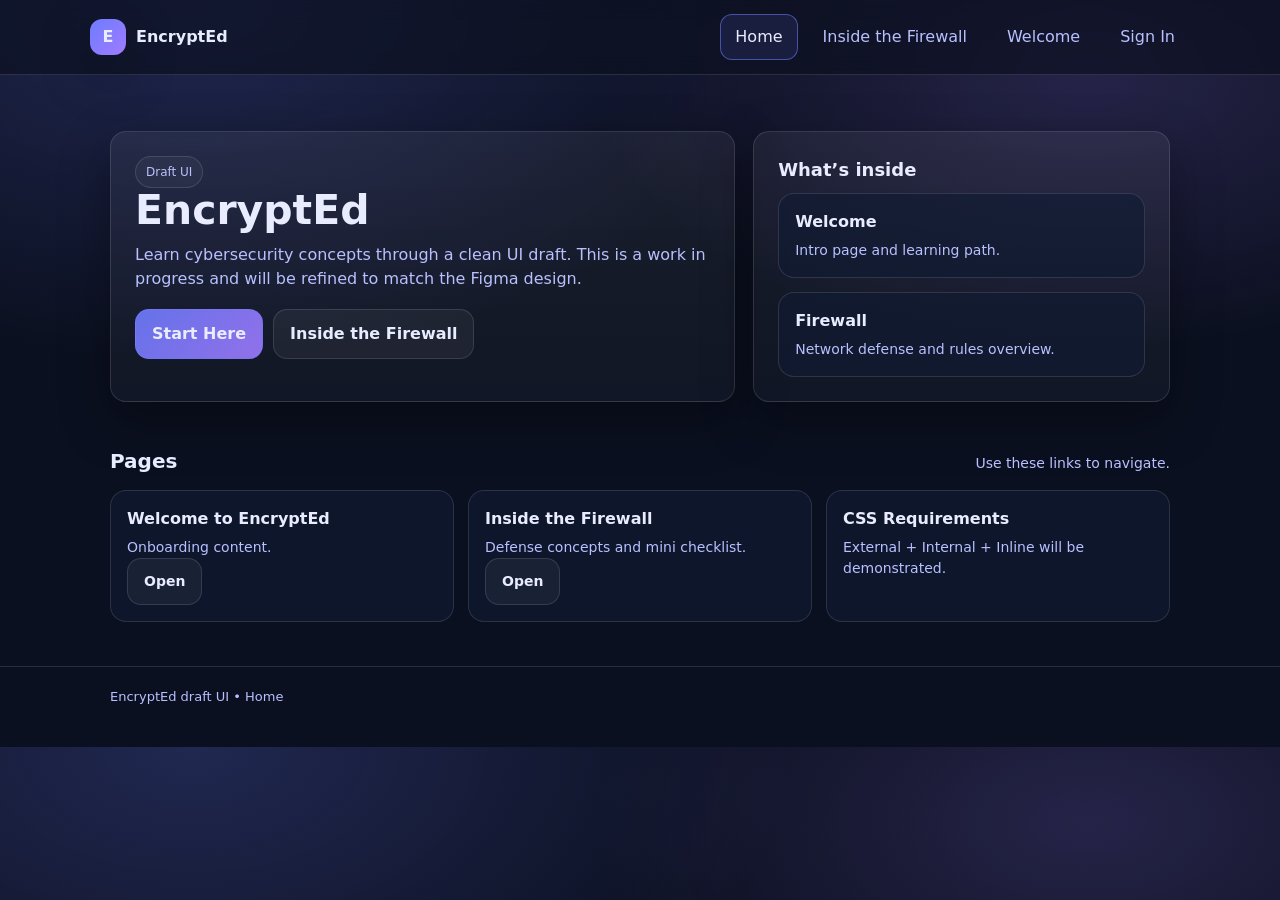
<file: index.html>
<!doctype html>
<html lang="en">
<head>
  <!-- Author: Andrew Jackson Darragh -->
  <meta charset="utf-8">
  <meta name="viewport" content="width=device-width, initial-scale=1">
  <title>EncryptEd | Home</title>
  <link rel="stylesheet" href="Styles.css">
</head>

<body>
  <a class="skip-link" href="#main">Skip to content</a>
  <header class="site-header">
    <div class="container header-inner">
      <a class="brand" href="index.html">
        <span class="brand-badge" aria-hidden="true">E</span>
        <span>EncryptEd</span>
      </a>

      <nav class="nav" aria-label="Primary navigation">
        <a href="index.html" aria-current="page">Home</a>
        <a href="inside-firewall.html">Inside the Firewall</a>
        <a href="welcome-encrypted.html">Welcome</a>
        <a href="sign-in.html" class="nav-cta">Sign In</a>
      </nav>
    </div>
  </header>

  <main id="main">
    <section class="hero">
      <div class="container hero-grid">
        <div class="hero-card">
          <span class="badge">Draft UI</span>
          <h1>EncryptEd</h1>
          <p>
            Learn cybersecurity concepts through a clean UI draft. This is a work in progress
            and will be refined to match the Figma design.
          </p>

          <div class="hero-actions">
            <a class="btn primary" href="welcome-encrypted.html">Start Here</a>
            <a class="btn" href="inside-firewall.html">Inside the Firewall</a>
          </div>
        </div>

        <aside class="hero-card" aria-label="Quick overview">
          <h2 class="panel-title">What’s inside</h2>
          <div class="grid">
            <div class="card">
              <h3>Welcome</h3>
              <p>Intro page and learning path.</p>
            </div>
            <div class="card">
              <h3>Firewall</h3>
              <p>Network defense and rules overview.</p>
            </div>
          </div>
        </aside>
      </div>
    </section>

    <section class="section">
      <div class="container">
        <div class="section-title">
          <h2>Pages</h2>
          <p>Use these links to navigate.</p>
        </div>

        <div class="grid cols-3">
          <article class="card">
            <h3>Welcome to EncryptEd</h3>
            <p>Onboarding content.</p>
            <p class="card-action"><a class="btn" href="welcome-encrypted.html">Open</a></p>
          </article>

          <article class="card">
            <h3>Inside the Firewall</h3>
            <p>Defense concepts and mini checklist.</p>
            <p class="card-action"><a class="btn" href="inside-firewall.html">Open</a></p>
          </article>

          <article class="card">
            <h3>CSS Requirements</h3>
            <p>External + Internal + Inline will be demonstrated.</p>
          </article>
        </div>
      </div>
    </section>
  </main>

  <footer class="site-footer">
    <div class="container">
      <p style="margin:0;">EncryptEd draft UI • Home</p>
    </div>
  </footer>
</body>
</html>
</file>
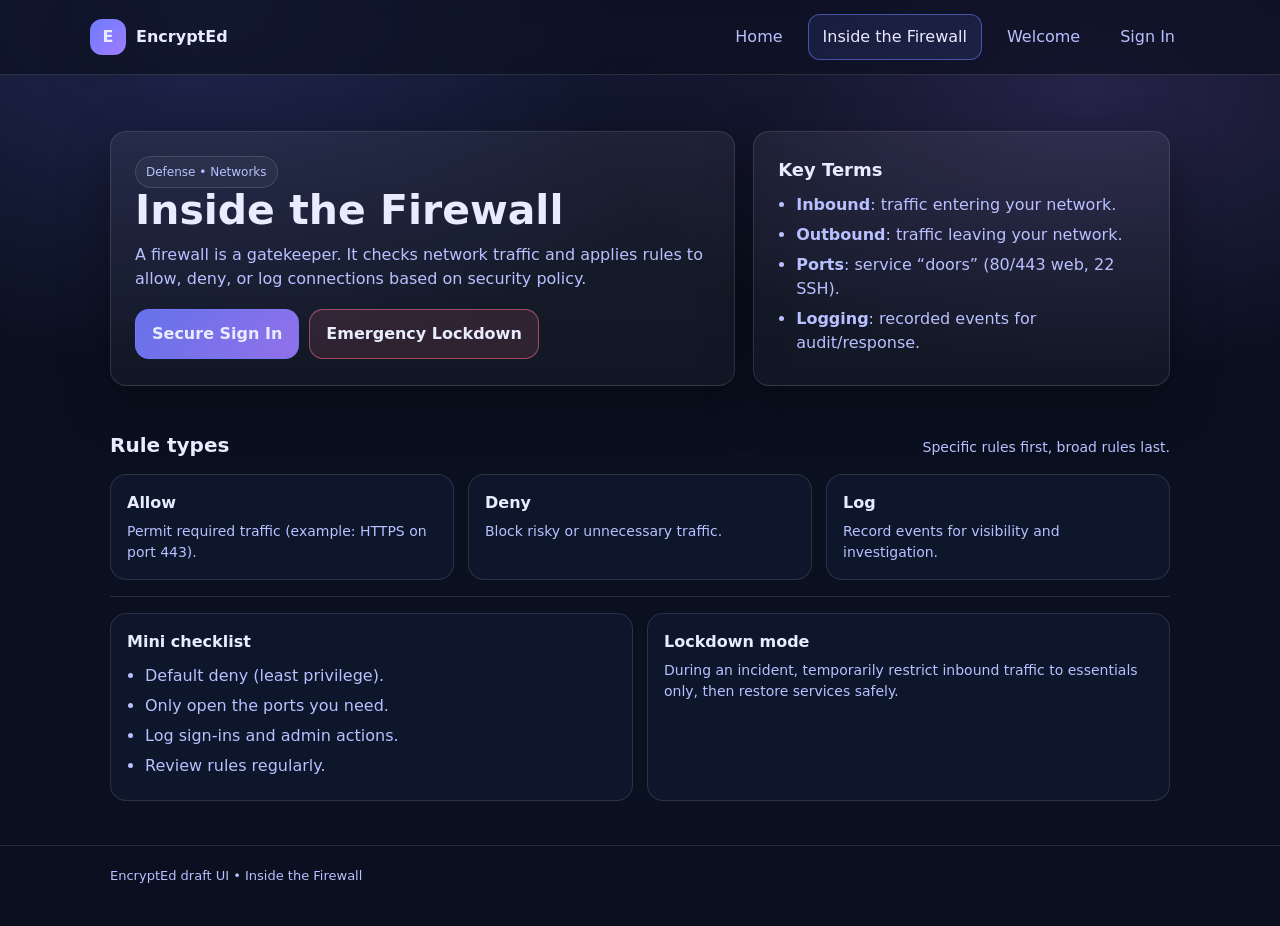
<file: inside-firewall.html>
<!doctype html>
<html lang="en">
<head>
  <!-- Author: Andrew Jackson Darragh -->
  <meta charset="utf-8">
  <meta name="viewport" content="width=device-width, initial-scale=1">
  <title>EncryptEd | Inside the Firewall</title>
  <link rel="stylesheet" href="Styles.css">
</head>

<body>
  <a class="skip-link" href="#main">Skip to content</a>

  <header class="site-header">
    <div class="container header-inner">
      <a class="brand" href="index.html">
        <span class="brand-badge" aria-hidden="true">E</span>
        <span>EncryptEd</span>
      </a>

      <nav class="nav" aria-label="Primary navigation">
        <a href="index.html">Home</a>
        <a href="inside-firewall.html" aria-current="page">Inside the Firewall</a>
        <a href="welcome-encrypted.html">Welcome</a>
        <a href="sign-in.html" class="nav-cta">Sign In</a>
      </nav>
    </div>
  </header>

  <main id="main">
    <section class="hero">
      <div class="container hero-grid">
        <div class="hero-card">
          <span class="badge">Defense • Networks</span>
          <h1>Inside the Firewall</h1>
          <p>
            A firewall is a gatekeeper. It checks network traffic and applies rules to allow, deny,
            or log connections based on security policy.
          </p>

          <div class="hero-actions">
            <a class="btn primary" href="sign-in.html">Secure Sign In</a>

            <!-- INLINE CSS example (required CSS type) -->
            <a class="btn" href="#lockdown"
               style="border-color: rgba(251,113,133,.55); background: rgba(251,113,133,.12);">
              Emergency Lockdown
            </a>
          </div>
        </div>

        <aside class="hero-card" aria-label="Key terms">
          <h2 class="panel-title">Key Terms</h2>
          <ul class="clean-list">
            <li><strong>Inbound</strong>: traffic entering your network.</li>
            <li><strong>Outbound</strong>: traffic leaving your network.</li>
            <li><strong>Ports</strong>: service “doors” (80/443 web, 22 SSH).</li>
            <li><strong>Logging</strong>: recorded events for audit/response.</li>
          </ul>
        </aside>
      </div>
    </section>

    <section class="section">
      <div class="container">
        <div class="section-title">
          <h2>Rule types</h2>
          <p>Specific rules first, broad rules last.</p>
        </div>

        <div class="grid cols-3">
          <article class="card">
            <h3>Allow</h3>
            <p>Permit required traffic (example: HTTPS on port 443).</p>
          </article>

          <article class="card">
            <h3>Deny</h3>
            <p>Block risky or unnecessary traffic.</p>
          </article>

          <article class="card">
            <h3>Log</h3>
            <p>Record events for visibility and investigation.</p>
          </article>
        </div>

        <hr class="hr">

        <div class="grid cols-2">
          <article class="card">
            <h3>Mini checklist</h3>
            <ul class="clean-list">
              <li>Default deny (least privilege).</li>
              <li>Only open the ports you need.</li>
              <li>Log sign-ins and admin actions.</li>
              <li>Review rules regularly.</li>
            </ul>
          </article>

          <article class="card" id="lockdown">
            <h3>Lockdown mode</h3>
            <p>
              During an incident, temporarily restrict inbound traffic to essentials only, then
              restore services safely.
            </p>
          </article>
        </div>
      </div>
    </section>
  </main>

  <footer class="site-footer">
    <div class="container">
      <p style="margin:0;">EncryptEd draft UI • Inside the Firewall</p>
    </div>
  </footer>
</body>
</html>
</file>
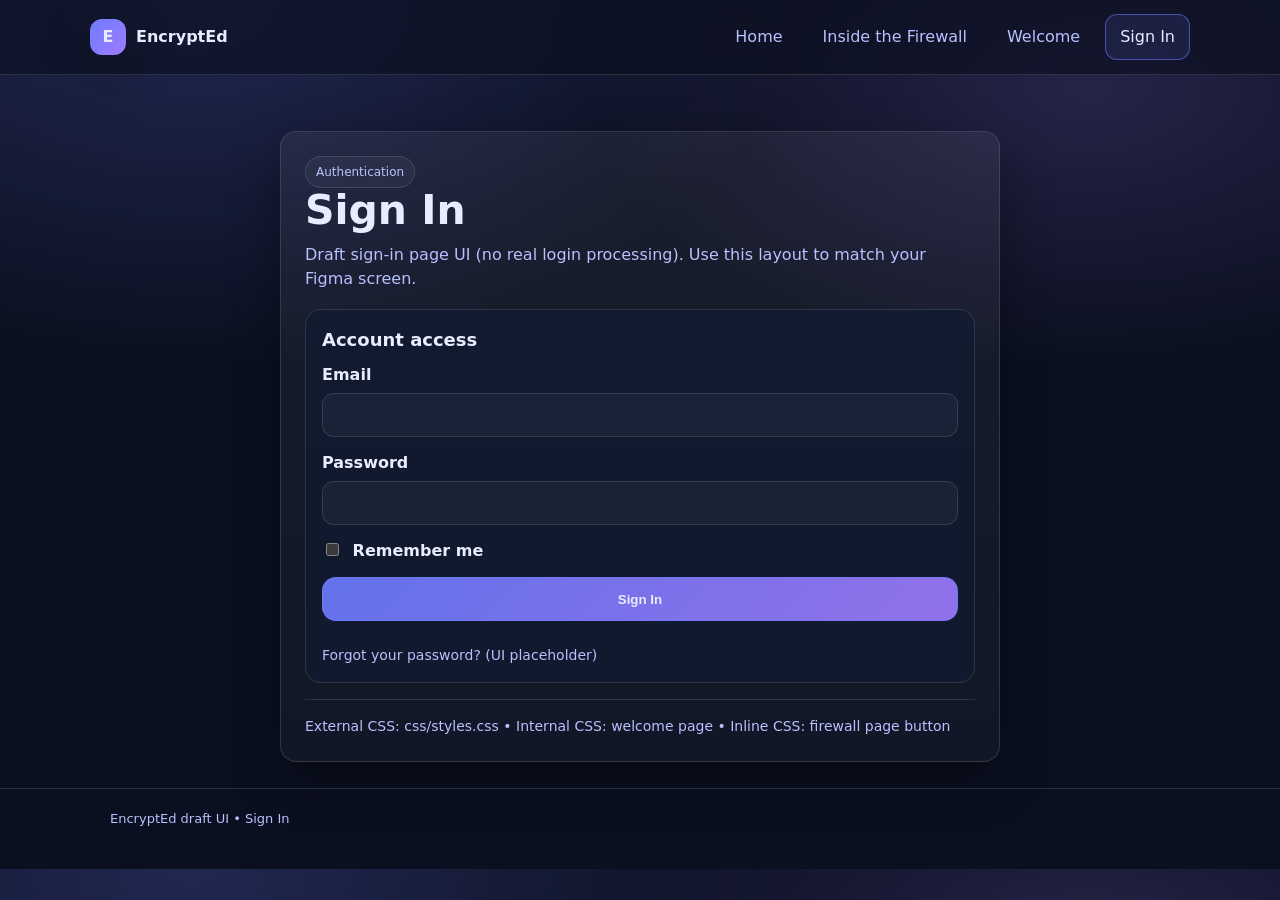
<file: sign-in.html>
<!doctype html>
<html lang="en">
<head>
  <!-- Author: Andrew Jackson Darragh -->
  <meta charset="utf-8">
  <meta name="viewport" content="width=device-width, initial-scale=1">
  <title>EncryptEd | Sign In</title>
  <link rel="stylesheet" href="Styles.css">

  <!-- Tiny internal CSS just for layout polish (optional, still validates) -->
  <style>
    .auth-shell{ max-width: 760px; margin: 0 auto; }
  </style>
</head>

<body>
  <a class="skip-link" href="#main">Skip to content</a>

  <header class="site-header">
    <div class="container header-inner">
      <a class="brand" href="index.html">
        <span class="brand-badge" aria-hidden="true">E</span>
        <span>EncryptEd</span>
      </a>

      <nav class="nav" aria-label="Primary navigation">
        <a href="index.html">Home</a>
        <a href="inside-firewall.html">Inside the Firewall</a>
        <a href="welcome-encrypted.html">Welcome</a>
        <a href="sign-in.html" aria-current="page">Sign In</a>
      </nav>
    </div>
  </header>

  <main id="main">
    <section class="hero">
      <div class="container auth-shell">
        <div class="hero-card">
          <span class="badge">Authentication</span>
          <h1>Sign In</h1>
          <p>
            Draft sign-in page UI (no real login processing). Use this layout to match your Figma screen.
          </p>

          <section class="card" aria-labelledby="signin-title">
            <h2 id="signin-title" style="margin:0 0 10px; font-size:18px;">Account access</h2>
          
            <form class="form" action="#" method="post">
              <div class="field">
                <label for="email">Email</label>
                <input id="email" name="email" type="email" autocomplete="email" required>
              </div>
          
              <div class="field">
                <label for="password">Password</label>
                <input id="password" name="password" type="password" autocomplete="current-password" required>
              </div>
          
              <div class="field">
                <label for="remember">
                  <input id="remember" name="remember" type="checkbox" value="yes">
                  Remember me
                </label>
              </div>
          
              <button class="btn primary" type="submit">Sign In</button>
          
              <p class="helper" style="margin:10px 0 0;">
                Forgot your password? (UI placeholder)
              </p>
            </form>
          </section>

          <hr class="hr">

          <p class="helper" style="margin:0;">
            External CSS: css/styles.css • Internal CSS: welcome page • Inline CSS: firewall page button
          </p>
        </div>
      </div>
    </section>
  </main>

  <footer class="site-footer">
    <div class="container">
      <p style="margin:0;">EncryptEd draft UI • Sign In</p>
    </div>
  </footer>
</body>
</html>
</file>
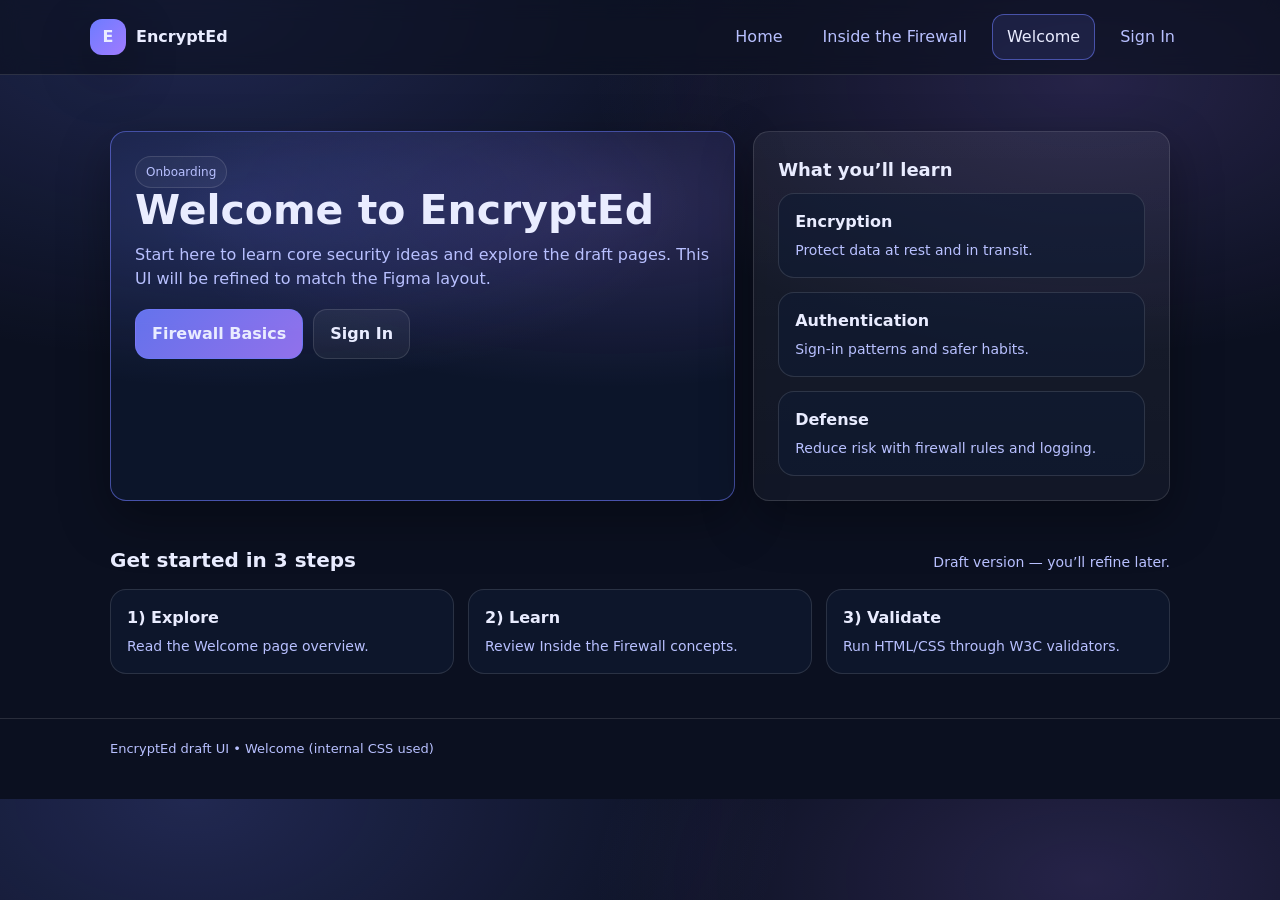
<file: welcome-encrypted.html>
<!doctype html>
<html lang="en">
<head>
  <!-- Author: Andrew Jackson Darragh -->
  <meta charset="utf-8">
  <meta name="viewport" content="width=device-width, initial-scale=1">
  <title>EncryptEd | Welcome</title>
  <link rel="stylesheet" href="Styles.css">

  <!-- INTERNAL CSS example (required CSS type) -->
  <style>
    .welcome-banner{
      border: 1px solid rgba(109,124,255,.55);
      background:
        radial-gradient(700px 280px at 20% 20%, rgba(109,124,255,.22), transparent 65%),
        radial-gradient(700px 280px at 80% 20%, rgba(160,123,255,.20), transparent 65%),
        rgba(16,26,51,.55);
    }
  </style>
</head>

<body>
  <a class="skip-link" href="#main">Skip to content</a>

  <header class="site-header">
    <div class="container header-inner">
      <a class="brand" href="index.html">
        <span class="brand-badge" aria-hidden="true">E</span>
        <span>EncryptEd</span>
      </a>

      <nav class="nav" aria-label="Primary navigation">
        <a href="index.html">Home</a>
        <a href="inside-firewall.html">Inside the Firewall</a>
        <a href="welcome-encrypted.html" aria-current="page">Welcome</a>
        <a href="sign-in.html" class="nav-cta">Sign In</a>
      </nav>
    </div>
  </header>

  <main id="main">
    <section class="hero">
      <div class="container hero-grid">
        <div class="hero-card welcome-banner">
          <span class="badge">Onboarding</span>
          <h1>Welcome to EncryptEd</h1>
          <p>
            Start here to learn core security ideas and explore the draft pages. This UI will be
            refined to match the Figma layout.
          </p>

          <div class="hero-actions">
            <a class="btn primary" href="inside-firewall.html">Firewall Basics</a>
            <a class="btn" href="sign-in.html">Sign In</a>
          </div>
        </div>

        <aside class="hero-card" aria-label="What you will learn">
          <h2 style="margin:0 0 10px; font-size:18px;">What you’ll learn</h2>
          <div class="grid">
            <div class="card">
              <h3>Encryption</h3>
              <p>Protect data at rest and in transit.</p>
            </div>
            <div class="card">
              <h3>Authentication</h3>
              <p>Sign-in patterns and safer habits.</p>
            </div>
            <div class="card">
              <h3>Defense</h3>
              <p>Reduce risk with firewall rules and logging.</p>
            </div>
          </div>
        </aside>
      </div>
    </section>

    <section class="section">
      <div class="container">
        <div class="section-title">
          <h2>Get started in 3 steps</h2>
          <p>Draft version — you’ll refine later.</p>
        </div>

        <div class="grid cols-3">
          <article class="card">
            <h3>1) Explore</h3>
            <p>Read the Welcome page overview.</p>
          </article>

          <article class="card">
            <h3>2) Learn</h3>
            <p>Review Inside the Firewall concepts.</p>
          </article>

          <article class="card">
            <h3>3) Validate</h3>
            <p>Run HTML/CSS through W3C validators.</p>
          </article>
        </div>
      </div>
    </section>
  </main>

  <footer class="site-footer">
    <div class="container">
      <p style="margin:0;">EncryptEd draft UI • Welcome (internal CSS used)</p>
    </div>
  </footer>
</body>
</html>
</file>
<file: Styles.css>
:root{
  --bg:#0b1020;
  --panel:#101a33;
  --text:#e9ecff;
  --muted:#b8c0ff;
  --border:rgba(255,255,255,.12);
  --primary:#6d7cff;
  --primary2:#a07bff;
  --radius:16px;
  --shadow:0 18px 50px rgba(0,0,0,.35);
  --container:1100px;
}

*,
*::before,
*::after{
  box-sizing:border-box;
}

html{
  color-scheme:dark;
  scroll-behavior:smooth;
}

body{
  margin:0;
  font-family:system-ui,-apple-system,Segoe UI,Roboto,Helvetica,Arial,sans-serif;
  background:
    radial-gradient(1000px 600px at 15% 0%, rgba(109,124,255,.22), transparent 60%),
    radial-gradient(900px 500px at 85% 10%, rgba(160,123,255,.18), transparent 55%),
    var(--bg);
  color:var(--text);
  line-height:1.5;
  overflow-x:hidden;
}

a{
  color:inherit;
}

img{
  display:block;
  max-width:100%;
  height:auto;
}

.container{
  width:min(100%, var(--container));
  margin:0 auto;
  padding:0 20px;
}

.skip-link{
  position:absolute;
  left:16px;
  top:-60px;
  z-index:1000;
  padding:10px 14px;
  border-radius:10px;
  background:#ffffff;
  color:#000000;
  text-decoration:none;
  font-weight:700;
}

.skip-link:focus{
  top:16px;
}

.site-header{
  position:sticky;
  top:0;
  z-index:50;
  backdrop-filter:blur(10px);
  background:rgba(11,16,32,.65);
  border-bottom:1px solid var(--border);
}

.header-inner{
  display:flex;
  align-items:center;
  justify-content:space-between;
  padding:14px 0;
  gap:16px;
}

.brand{
  display:inline-flex;
  align-items:center;
  gap:10px;
  text-decoration:none;
  font-weight:800;
  min-width:0;
}

.brand-badge{
  width:36px;
  height:36px;
  border-radius:12px;
  display:grid;
  place-items:center;
  background:linear-gradient(135deg,var(--primary),var(--primary2));
  box-shadow:var(--shadow);
  font-weight:900;
  flex-shrink:0;
}

.nav{
  display:flex;
  flex-wrap:wrap;
  gap:10px;
  align-items:center;
  justify-content:flex-end;
}

.nav a{
  text-decoration:none;
  padding:10px 14px;
  border-radius:12px;
  border:1px solid transparent;
  color:var(--muted);
  min-height:44px;
  display:inline-flex;
  align-items:center;
  justify-content:center;
}

.nav a:hover,
.nav a:focus{
  color:var(--text);
  border-color:var(--border);
  outline:none;
}

.nav a[aria-current="page"]{
  color:var(--text);
  border-color:rgba(109,124,255,.55);
  background:rgba(109,124,255,.12);
}

.hero{
  padding:56px 0 26px;
}

.hero-grid{
  display:grid;
  grid-template-columns:1.2fr .8fr;
  gap:18px;
  align-items:stretch;
}

.hero-card{
  border:1px solid var(--border);
  border-radius:var(--radius);
  box-shadow:var(--shadow);
  padding:24px;
  background:linear-gradient(180deg, rgba(255,255,255,.06), rgba(255,255,255,.03));
  min-width:0;
}

.hero h1{
  margin:0 0 10px;
  font-size:clamp(28px,3.2vw,44px);
  line-height:1.1;
  overflow-wrap:break-word;
}

.hero p{
  margin:0 0 18px;
  color:var(--muted);
}

.hero-actions{
  display:flex;
  flex-wrap:wrap;
  gap:10px;
  margin-top:14px;
}

.btn{
  display:inline-flex;
  align-items:center;
  justify-content:center;
  gap:8px;
  min-height:44px;
  padding:12px 16px;
  border-radius:14px;
  border:1px solid var(--border);
  background:rgba(255,255,255,.05);
  color:var(--text);
  text-decoration:none;
  font-weight:700;
  text-align:center;
}

.btn:hover{
  background:rgba(255,255,255,.08);
}

.btn.primary{
  border-color:rgba(109,124,255,.55);
  background:linear-gradient(135deg, rgba(109,124,255,.9), rgba(160,123,255,.9));
}

.btn.primary:hover{
  filter:brightness(1.05);
}

.btn.ghost{
  background:transparent;
}

.section{
  padding:18px 0 44px;
}

.section-title{
  display:flex;
  align-items:baseline;
  justify-content:space-between;
  gap:16px;
  margin-bottom:14px;
}

.section-title h2{
  margin:0;
  font-size:20px;
}

.section-title p{
  margin:0;
  color:var(--muted);
  font-size:14px;
}

.grid{
  display:grid;
  gap:14px;
}

.grid.cols-3{
  grid-template-columns:repeat(3,minmax(0,1fr));
}

.grid.cols-2{
  grid-template-columns:repeat(2,minmax(0,1fr));
}

.card{
  border:1px solid var(--border);
  background:rgba(16,26,51,.62);
  border-radius:var(--radius);
  padding:16px;
  min-width:0;
}

.card h3{
  margin:0 0 6px;
  font-size:16px;
}

.card p{
  margin:0;
  color:var(--muted);
  font-size:14px;
}

.badge{
  display:inline-flex;
  align-items:center;
  gap:8px;
  padding:6px 10px;
  border-radius:999px;
  border:1px solid var(--border);
  font-size:12px;
  color:var(--muted);
  background:rgba(255,255,255,.04);
}

.clean-list{
  margin:10px 0 0;
  padding-left:18px;
  color:var(--muted);
}

.clean-list li{
  margin:6px 0;
}

.hr{
  border:none;
  border-top:1px solid var(--border);
  margin:16px 0;
}

.form{
  display:grid;
  gap:14px;
}

.field{
  display:grid;
  gap:6px;
}

.field label{
  font-weight:600;
}

.field input[type="email"],
.field input[type="password"]{
  width:100%;
  min-height:44px;
  padding:12px 14px;
  border:1px solid var(--border);
  border-radius:12px;
  background:rgba(255,255,255,.04);
  color:var(--text);
}

.field input[type="checkbox"]{
  margin-right:8px;
}

.helper{
  color:var(--muted);
  font-size:14px;
}

.panel-title{
  margin:0 0 10px;
  font-size:18px;
}

.card-action{
  margin-top:10px;
}

.site-footer{
  border-top:1px solid var(--border);
  padding:20px 0 40px;
  color:var(--muted);
  font-size:13px;
  width:100%;
}

@media (max-width:900px){
  .header-inner{
    flex-direction:column;
    align-items:stretch;
  }

  .nav{
    justify-content:flex-start;
  }

  .hero-grid{
    grid-template-columns:1fr;
  }

  .grid.cols-3,
  .grid.cols-2{
    grid-template-columns:1fr;
  }

  .section-title{
    flex-direction:column;
    align-items:flex-start;
  }
}

@media (max-width:600px){
  .container{
    padding:0 16px;
  }

  .hero{
    padding:32px 0 18px;
  }

  .hero-card,
  .card{
    padding:18px;
  }

  .nav{
    display:grid;
    grid-template-columns:1fr 1fr;
    gap:10px;
  }

  .nav a{
    width:100%;
  }

  .hero-actions{
    flex-direction:column;
  }

  .hero-actions .btn{
    width:100%;
  }

  .hero h1{
    font-size:clamp(24px,8vw,34px);
  }

  .section{
    padding:14px 0 32px;
  }
}

@media (max-width:420px){
  .nav{
    grid-template-columns:1fr;
  }

  .brand{
    font-size:0.98rem;
  }
}
</file>
